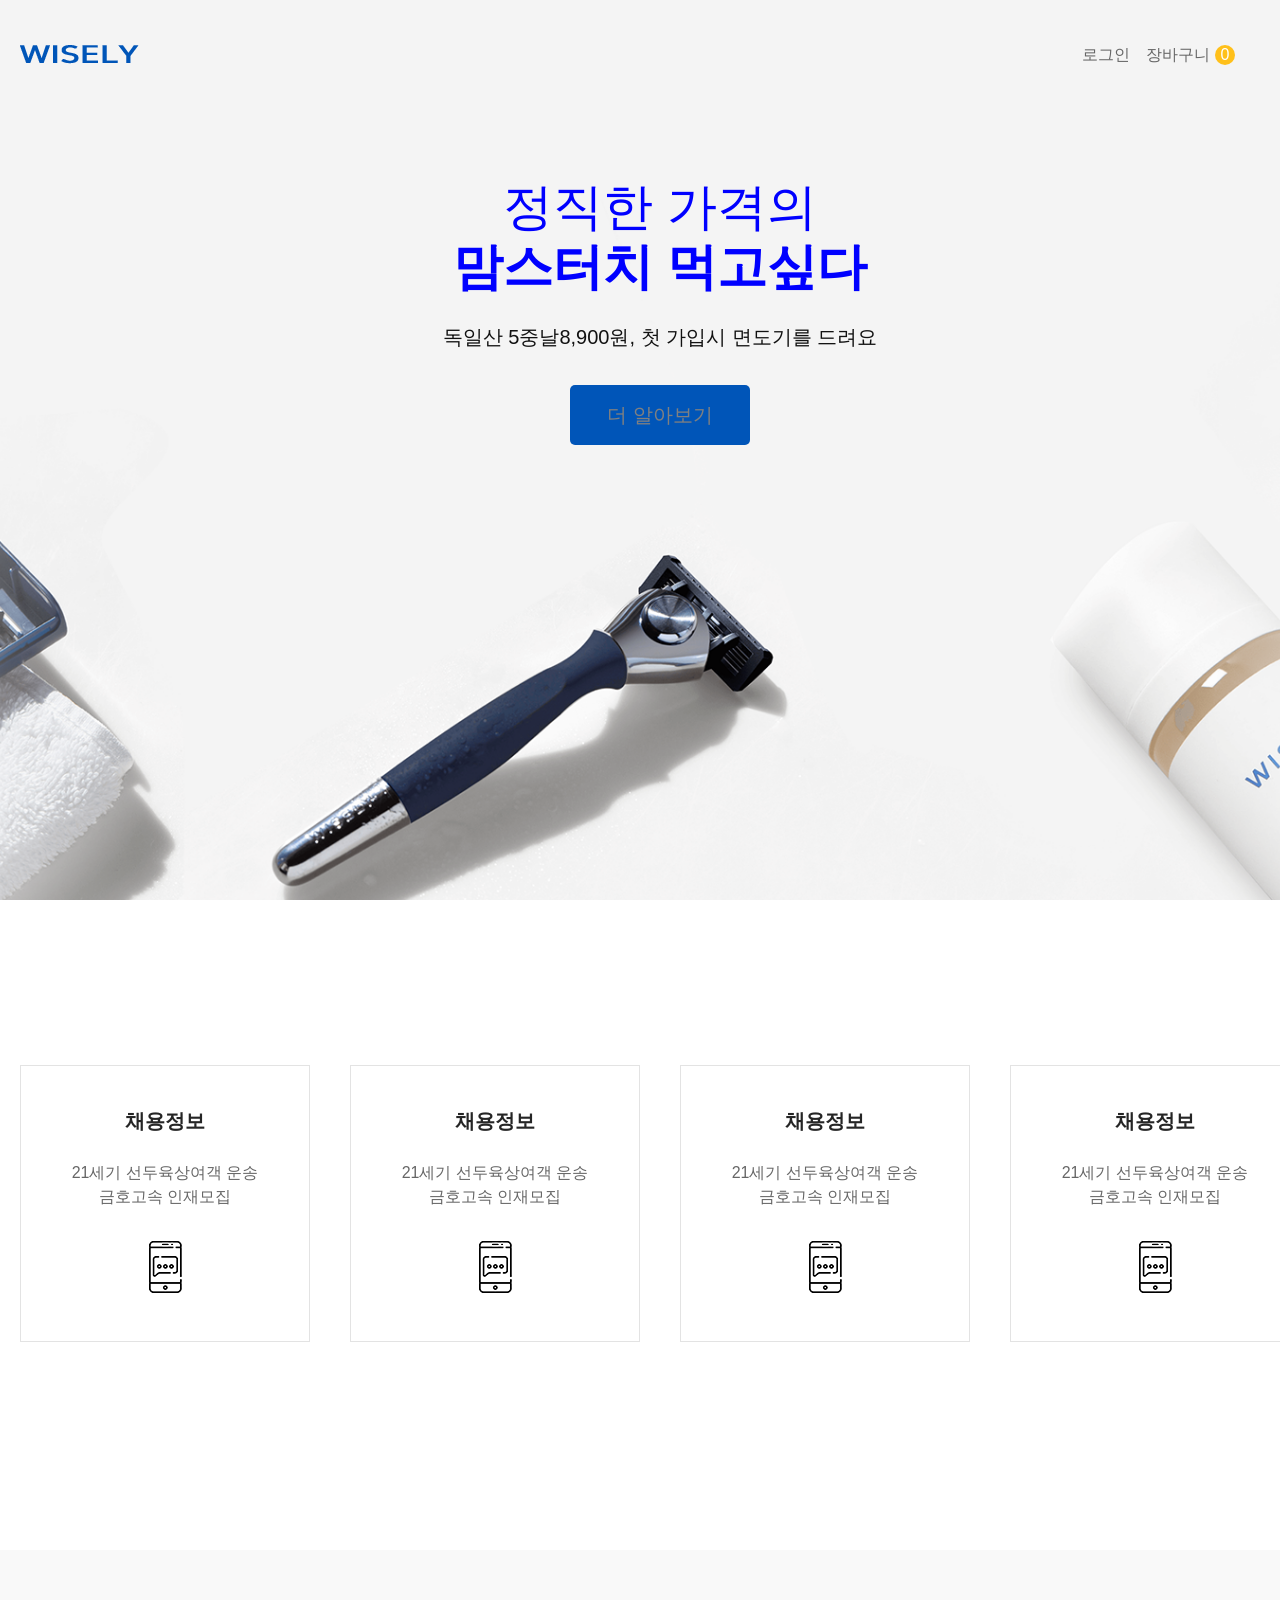
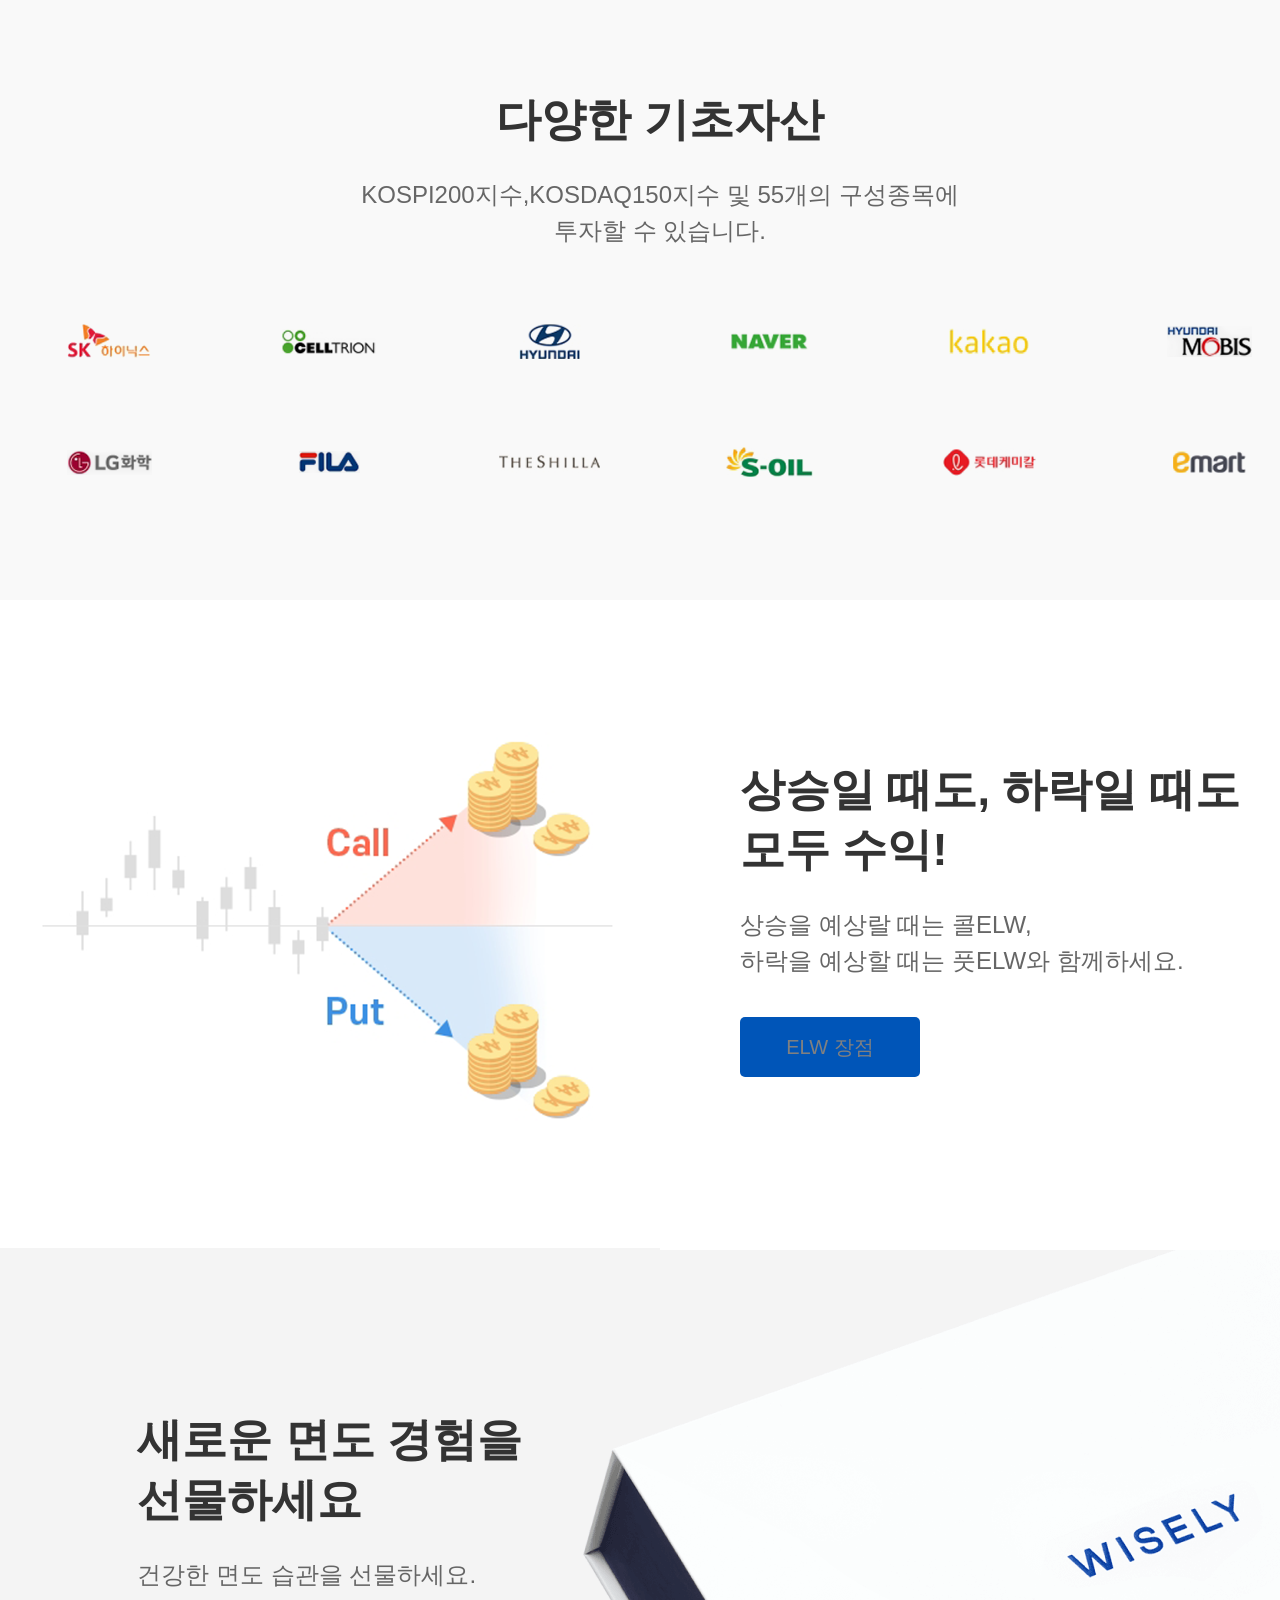
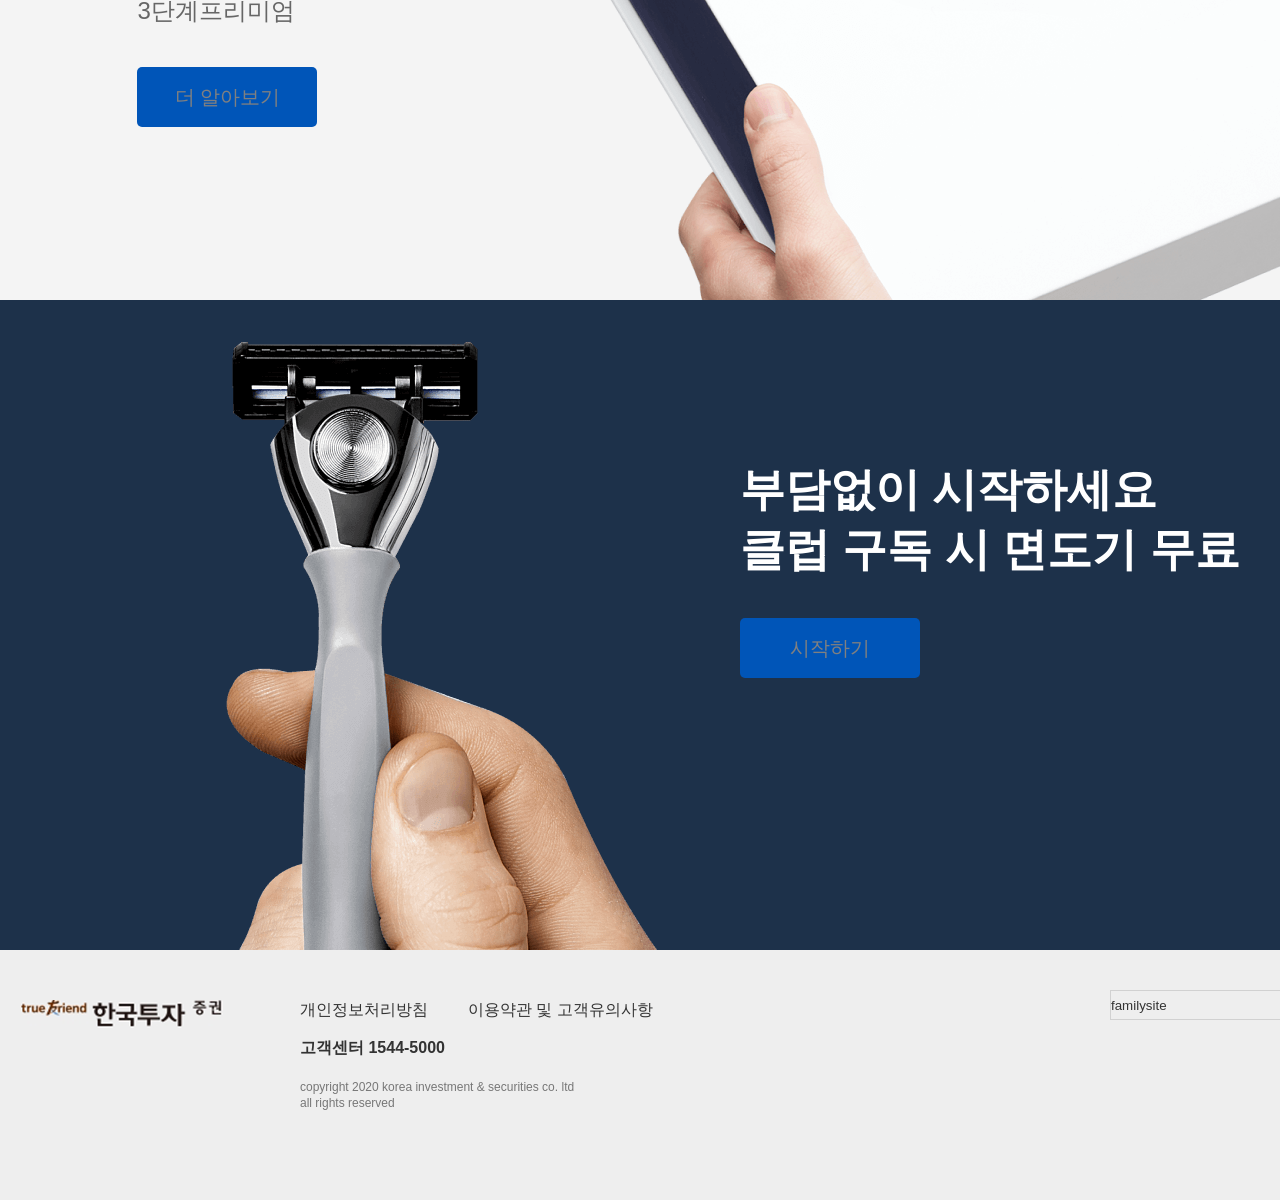
<file: index.html>
<!DOCTYPE html>
 <html lang="en">
 <head>
     <meta charset="UTF-8">
     <meta name="viewport" content="width=device-width, user-scalable=no">
     <title>My site</title>
     <link href="https://fonts.googleapis.com/css2?family=Noto+Sans+KR:wght@100;300;400;500;700;900&display=swap" rel="stylesheet">
     <link rel="stylesheet" href="css/initial.min.css">
     <link rel="stylesheet" href="css/style.css">
     <!--[if lt IE 9]>
       <script src = "http://html5shiv.googlecode.com/svn/trunk/html5.js"></script>
     <![endif]-->
 </head>
 <body>
   <div id="mainbanner">
     <div class="inner">
       <div class="maintext">
         <p class="maintitle">
           정직한 가격의<br>
           <strong>맘스터치 먹고싶다</strong>
         </p>
         <p class="subtitle">독일산 5중날8,900원, 첫 가입시 면도기를 드려요</p>
         <a href="#" class="common_btn">더 알아보기</a>
       </div>
     </div>
   </div>
   <div id="wrap">
     <header id="header">
       <div id="logo">
         <h1><img src="img/logo_img.png" alt="main-logo"></h1>
       </div>
       <div class="inner">
         <ul id="gnb">
         </ul>
         <ul id="login_menu">
           <li><a href="#">로그인</a></li>
           <li><a href="#" class="cart">장바구니<span class="count">0</span></a></li>
         </ul>
       </div>
     </header>
   </div>
   <div id="container">
     <!--첫번째 섹션-->
     <section id="first">
       <div class="inner">
         <ul class="box_wrap">
          <li>
            <div class="items">
              <h3>채용정보</h3>
              <p>21세기 선두육상여객 운송<br>금호고속 인재모집</p>
              <div class="img">
                <img src="img/section_icon.png" alt="section icon">
              </div>
            </div>
          </li>
          <li>
            <div class="items">
              <h3>채용정보</h3>
              <p>21세기 선두육상여객 운송<br>금호고속 인재모집</p>
              <div class="img">
                <img src="img/section_icon.png" alt="section icon">
              </div>
            </div>
          </li>
          <li>
            <div class="items">
              <h3>채용정보</h3>
              <p>21세기 선두육상여객 운송<br>금호고속 인재모집</p>
              <div class="img">
                <img src="img/section_icon.png" alt="section icon">
              </div>
            </div>
          </li>
          <li>
            <div class="items">
              <h3>채용정보</h3>
              <p>21세기 선두육상여객 운송<br>금호고속 인재모집</p>
              <div class="img">
                <img src="img/section_icon.png" alt="section icon">
              </div>
            </div>
          </li>
         </ul>
       </div>
     </section>
     <!--두번째 섹션-->
     <section id="second">
       <div class="inner">
         <h2>다양한 기초자산</h2>
         <div class="subtitle">KOSPI200지수,KOSDAQ150지수 및 55개의 구성종목에<br>투자할 수 있습니다.</div>
         <div class="thumb_img_wrap">
           <ul>
             <li><img src="img/section_2/img01.png" alt="img01"></li>
             <li><img src="img/section_2/img02.png" alt="img02"></li>
             <li><img src="img/section_2/img03.png" alt="img03"></li>
             <li><img src="img/section_2/img04.png" alt="img04"></li>
             <li><img src="img/section_2/img05.png" alt="img05"></li>
             <li><img src="img/section_2/img06.png" alt="img06"></li>
           </ul>
           <ul>
             <li><img src="img/section_2/img07.png" alt="img07"></li>
             <li><img src="img/section_2/img08.png" alt="img08"></li>
             <li><img src="img/section_2/img09.png" alt="img09"></li>
             <li><img src="img/section_2/img10.png" alt="img10"></li>
             <li><img src="img/section_2/img11.png" alt="img11"></li>
             <li><img src="img/section_2/img12.png" alt="img12"></li>
           </ul>
         </div>
       </div>
     </section>
     <!--세번째 섹션-->
     <section id="third">
       <div class="inner">
         <div class="box img"></div>
         <div class="box">
           <div class="text_box">
             <h2>상승일 때도, 하락일 때도<br>모두 수익!</h2>
             <div class="subtitle">상승을 예상랄 때는 콜ELW,<br>하락을 예상할 때는 풋ELW와 함께하세요.</div>
             <a href="#" class="common_btn">ELW 장점</a>
           </div>
         </div>
       </div>
     </section>
     <!--네번째 섹션-->
     <section id="fourth">
       <div class="inner">
         <div class="box">
           <div class="text_box">
             <h2>새로운 면도 경험을<br>선물하세요</h2>
             <div class="subtitle">건강한 면도 습관을 선물하세요.<br>3단계프리미엄</div>
             <a href="#" class="common_btn">더 알아보기</a>
           </div>
         </div>
         <div class="box img"></div>
       </div>
     </section>
     <!--다섯번째 섹션-->
     <section>
       <div class="inner">
         <div class="box img"></div>
         <div class="box">
           <div class="text_box">
             <h2>부담없이 시작하세요<br>클럽 구독 시 면도기 무료</h2>
             <a href="#" class="common_btn">시작하기</a>
           </div>
         </div>
       </div>
     </section>
   </div>
   <footer id="footer">
     <div class="inner">
       <div class="f_box logo">
         <a href="#"><img src="img/footer_logo.png" alt="하단로고"></a>
       </div>
       <div class="f_box">
         <ul>
           <li><a href="#">개인정보처리방침</a></li>
           <li><a href="#">이용약관 및 고객유의사항</a></li>
         </ul>
         <div class="tel">고객센터&nbsp;1544-5000</div>
         <div class="copyright">copyright&nbsp;2020&nbsp;korea&nbsp;investment&nbsp;&&nbsp;securities&nbsp;co.&nbsp;ltd<br>all&nbsp;rights&nbsp;reserved</div>
       </div>
       <select name="familysite" id="familysite">
         <option value="" disabled selected hidden >familysite</option>
         <option value="daum">daum</option>
         <option value="kakao">kakao</option>
         <option value="instagram">instagram</option>
       </select>
     </div>
   </footer>
 </body>
 </html>
</file>
<file: css/style.css>
@charset "UTF-8";
html,body{ height: 100%; }
body{ font-family: 'Nanum Gothic', sans-serif; color:#666666;}
ul,ol{ list-style: none; }
a{ color: #666666; }
h1,h2,h3,h4,h5,h6{ line-height: 1; }
#wrap{
  width: 1320px;
  margin: 0 auto;
  background: black;
}

/*상단 고정형 메뉴*/
#header{
  position: fixed;
  width: 1320px;
  margin: 0 auto;
  top: 0;
  overflow: hidden;
  padding: 45px 20px 0;
}
#header .inner{ float: right; }
#header .inner #login_menu,#header .inner #gnb{ float:left; }
#logo{ float: left; }
#gnb{
  overflow: hidden;
  margin-right: 105px;
}
#gnb li{
  float: left;
  height: 20px;
  margin-left: 25px;
}

#gnb li:first-child{
  margin-left: 0;
}

#gnb li a{
  line-height: 20px;
}

#login_menu{
  overflow: hidden;
}

#login_menu li{
  float: left;
  height: 20px;
  margin-left:16px;
}

#login_menu li:first-child{
  margin-left: 0;
}

#login_menu li span.count{
  display: inline-block;
  background: #ffc01a;
  color: white;
  border-radius: 100%;
  width: 20px;
  height: 20px;
  line-height: 20px;
  text-align: center;
  margin-left: 5px;
}

#login_menu li a{
  line-height: 20px;
}

/*메인 배너 영역*/
#mainbanner{
  background: url('../img/main_banner_bg.png');
  background-repeat: no-repeat;
  background-position: center;
  background-size: auto 100%;
}

#mainbanner .inner{
  position: relative;
  width: 1320px;
  height: 100vh;
  margin: 0 auto;
}

#mainbanner .maintext{
  position: absolute;
  text-align: center;
  width: 100%;
  min-height: 254px;
  top: calc(50% - 273px);
}

/*메인배너 메인타이틀*/
#mainbanner .maintext p{
  font-size: 50px;
  color: blue;
}

#mainbanner .maintext p.maintitle{
  line-height: 60px;
}

/*메인배너 서브타이틀*/
#mainbanner .maintext p.subtitle{
  margin-top: 30px;
  font-size: 20px;
  color: #111111;
}

a.common_btn{
  display: inline-block;
  width: 180px;
  height: 60px;
  line-height: 60px;
  border-radius: 5px;
  background: #0055b8;
  color: gray;
  font-size: 20px;
  margin-top: 38px;
}

#container section .inner{
  width: 1320px;
  min-height: 650px;
  margin: 0 auto;
  text-align: center;
  overflow: hidden;
}

#container section .inner h2{
  font-size: 45px;
  line-height: 60px;
  color: #333333;
}

#container section .inner .subtitle{
  margin-top: 27px;
  font-size: 24px;
  line-height: 36px;
}

#container section:nth-of-type(1) .inner{
  padding-top: 165px;
  min-height: 485px;
}

#container section:nth-of-type(2) .inner{
  padding-top: 140px;
  min-height: 510px;
}

#container section:nth-child(even){
  background: #f9f9f9;
}

#container section .inner .box_wrap{
  overflow: hidden;
}

#container section .inner .box_wrap li{
  float: left;
  width: calc(25% - 40px);
  padding: 0 20px;
  text-align: center;
}

#container section .inner .box_wrap li .items{
  border: 1px solid #e3e3e3;
  min-height: 180px;
  padding: 45px 0;
}

#container section .inner .box_wrap li .items h3{
  font-size: 20px;
  line-height: 20px;
  color: #252525;
}

#container section .inner .box_wrap li .items p{
  margin-top: 30px;
  margin-bottom: 32px;
  line-height: 24px;
}

#container section .inner .thumb_img_wrap{
  text-align: center;/**자식요소 ul을 가운데 정렬하겠다.**/
}

#container section .inner .thumb_img_wrap ul{
  overflow: hidden;
  display: inline-block;/**자식요소 li의 컨텐츠 크기만큼 너비가 지정된다.**/
}

#container section .inner .thumb_img_wrap ul:nth-child(1){
  margin-top: 75px;
}
#container section .inner .thumb_img_wrap ul:nth-child(2){
  margin-top: 80px;
}

#container section .inner .thumb_img_wrap ul li{
  display: inline-block;
  float: left;
  width: 16.666%;
}

#container section .inner .thumb_img_wrap ul li img{
  width: 100%;/**이미지가 초기값 220px 이상 또는 이하로 변경시 li %기준으로 변경된다.**/
}

/*section 3번 style*/
#container section .inner .box{
  float: left;
  width: 50%;
  min-height: 650px;
  text-align: center;
}

#container section .inner .box.img{
  background-size: cover;
}

#container section:nth-child(3) .inner .box.img{
  background: url('../img/section_3/bg_img.png') no-repeat center center;
}

#container section:nth-child(4){
  background-color: #f4f4f4;
  background-image: url('../img/section_4/bg_img.png');
  background-repeat: no-repeat;
  background-size: auto 100%;
  background-position: calc(50% + 660px) center;
}

#container section:nth-child(5){
  background: #1d314a;
}

#container section:nth-child(5) .inner h2{
  color: white;
}

#container section:nth-child(5) .inner .box.img{
  background: url('../img/section_5/bg_img.png') no-repeat center center;
}

#container section .inner .box .text_box{
  display: inline-block;
  text-align: left;
  margin-top: 160px;
}

#container section .inner .box .text_box a{ text-align: center }

/*하단 영역*/
#footer{
  background: #eeeeee;
}

#footer .inner{
  position: relative;
  width: 1280px;
  height: 200px;
  padding: 50px 20px 0;
  margin: 0 auto;
  overflow: hidden;
}

#footer .inner .f_box{
  float: left;
}

#footer .inner .f_box:nth-child(2){
  padding-left: 77px;
}

/*site menu*/
#footer .inner .f_box ul{ overflow: hidden; }

#footer .inner .f_box ul li{
  height: 20px;
  float: left;
  margin-right: 40px;
}

#footer .inner .f_box ul li:last-child{
  margin-right: 0;
}

#footer .inner .f_box ul li a{
  line-height: 20px;
  color: #333333;
}

#footer .inner .f_box .tel{
  font-size: 16px;
  line-height: 1;
  margin-top: 20px;
  color: #333333;
  font-weight: 900;
}

#footer .inner .f_box .copyright{
  font-size: 12px;
  line-height: 16px;
  margin-top: 23px;
  color: #777777;
}

#familysite {
  position: absolute;
  width: 190px;
  height: 30px;
  top: 40px;
  right: 20px;
  border: 1px solid #d1d1d1;
  color: #333333;
  outline: none;
  appearance: none;
  -ms-appearance: none;
  -o-appearance: none;
  -moz-appearance: none;
  -webkit-appearance: none;
  padding-right: 30px;
  background: url('../img/select_box_arrow.png') no-repeat;
  background-position: right center;
}

select::-ms-expand{
  display: none;
}

#familysite:focus{
  border: 1px solid #999999;
}
</file>
<file: css/initial.min.css>
abbr,address,article,aside,audio,b,blockquote,body,canvas,caption,cite,code,dd,del,details,dfn,div,dl,dt,em,fieldset,figcaption,figure,footer,form,h1,h2,h3,h4,h5,h6,header,hgroup,html,i,iframe,img,ins,kbd,label,legend,li,mark,menu,nav,object,ol,p,pre,q,samp,section,small,span,strong,sub,summary,sup,table,tbody,td,tfoot,th,thead,time,tr,ul,var,video{margin:0;padding:0;border:0;outline:0;font-size:100%;vertical-align:baseline;background:0 0}body{line-height:1}article,aside,details,figcaption,figure,footer,header,hgroup,menu,nav,section{display:block}nav ul{list-style:none}blockquote,q{quotes:none}blockquote:after,blockquote:before,q:after,q:before{content:'';content:none}a{margin:0;padding:0;font-size:100%;vertical-align:baseline;background:0 0;text-decoration:none}ins{background-color:#ff9;color:#000;text-decoration:none}mark{background-color:#ff9;color:#000;font-style:italic;font-weight:700}del{text-decoration:line-through}abbr[title],dfn[title]{border-bottom:1px dotted;cursor:help}table{border-collapse:collapse;border-spacing:0}hr{display:block;height:1px;border:0;border-top:1px solid #ccc;margin:1em 0;padding:0}input,select{vertical-align:middle}
</file>
